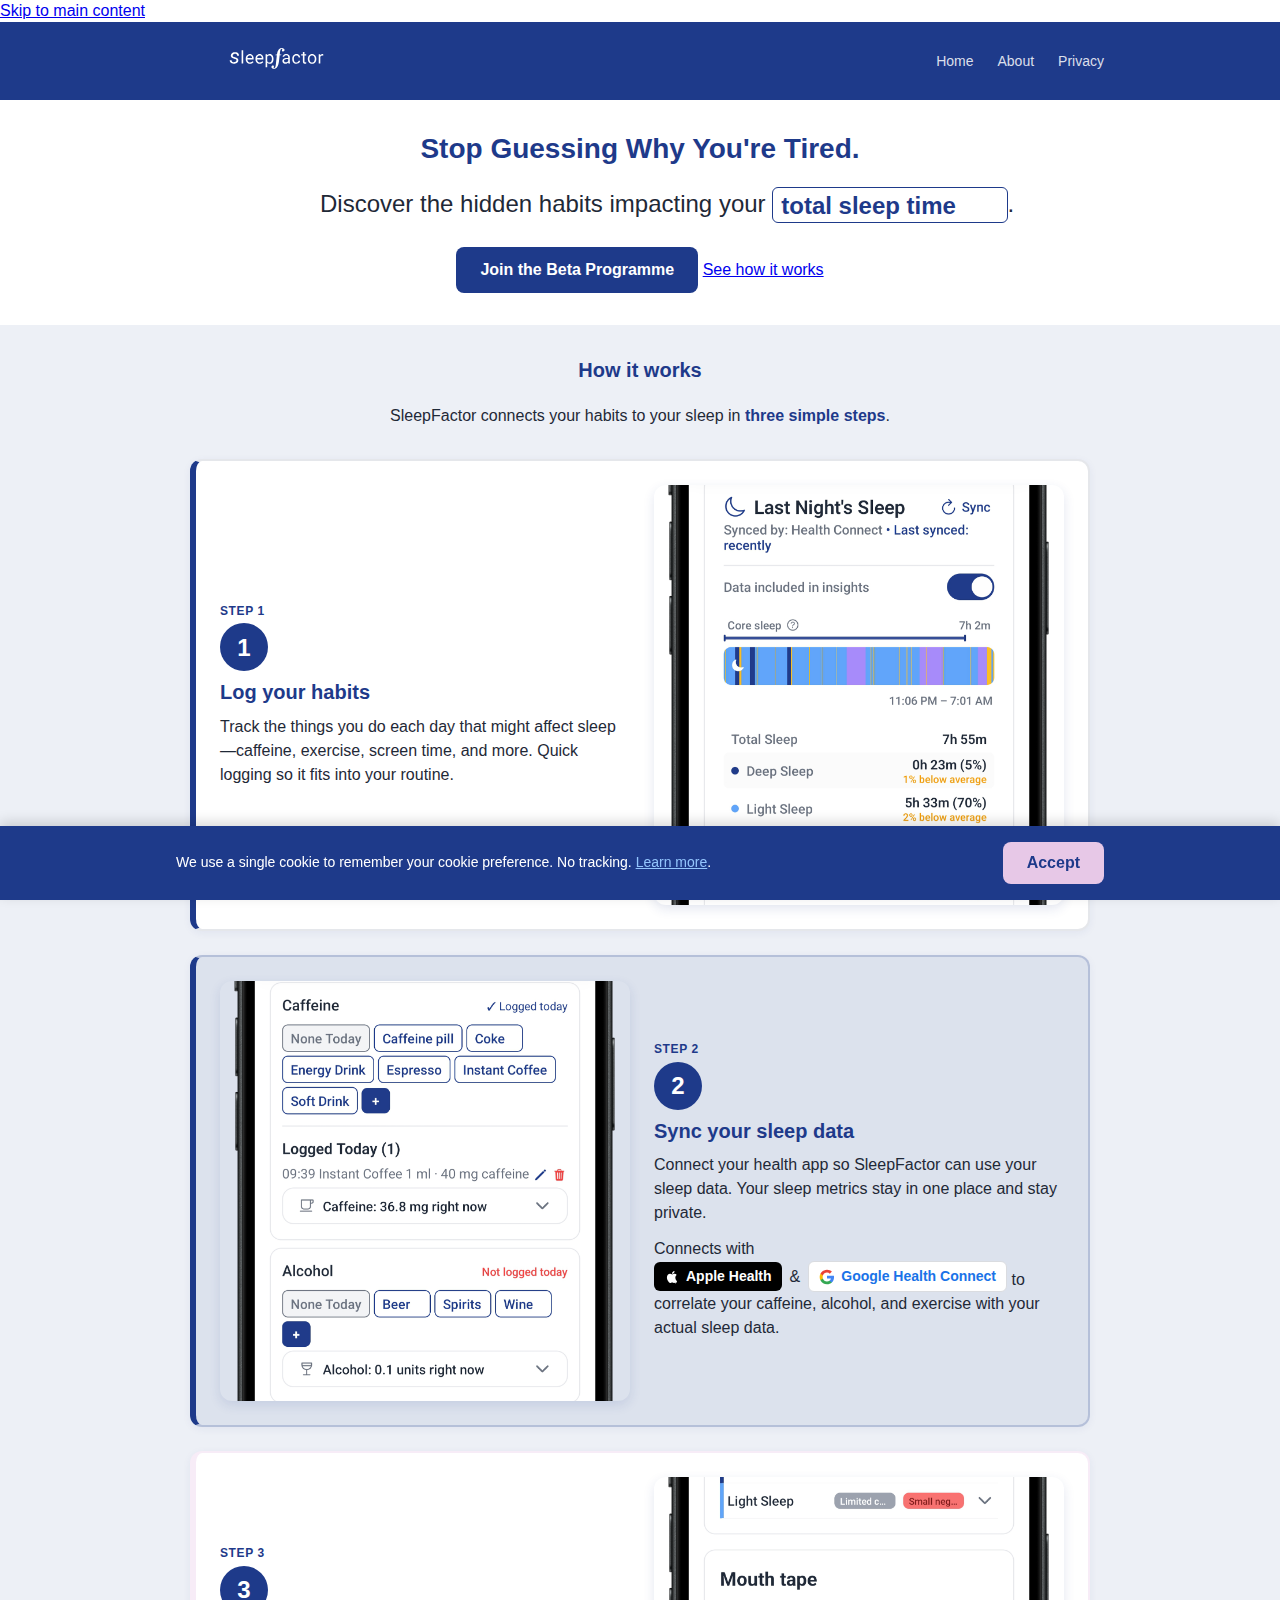
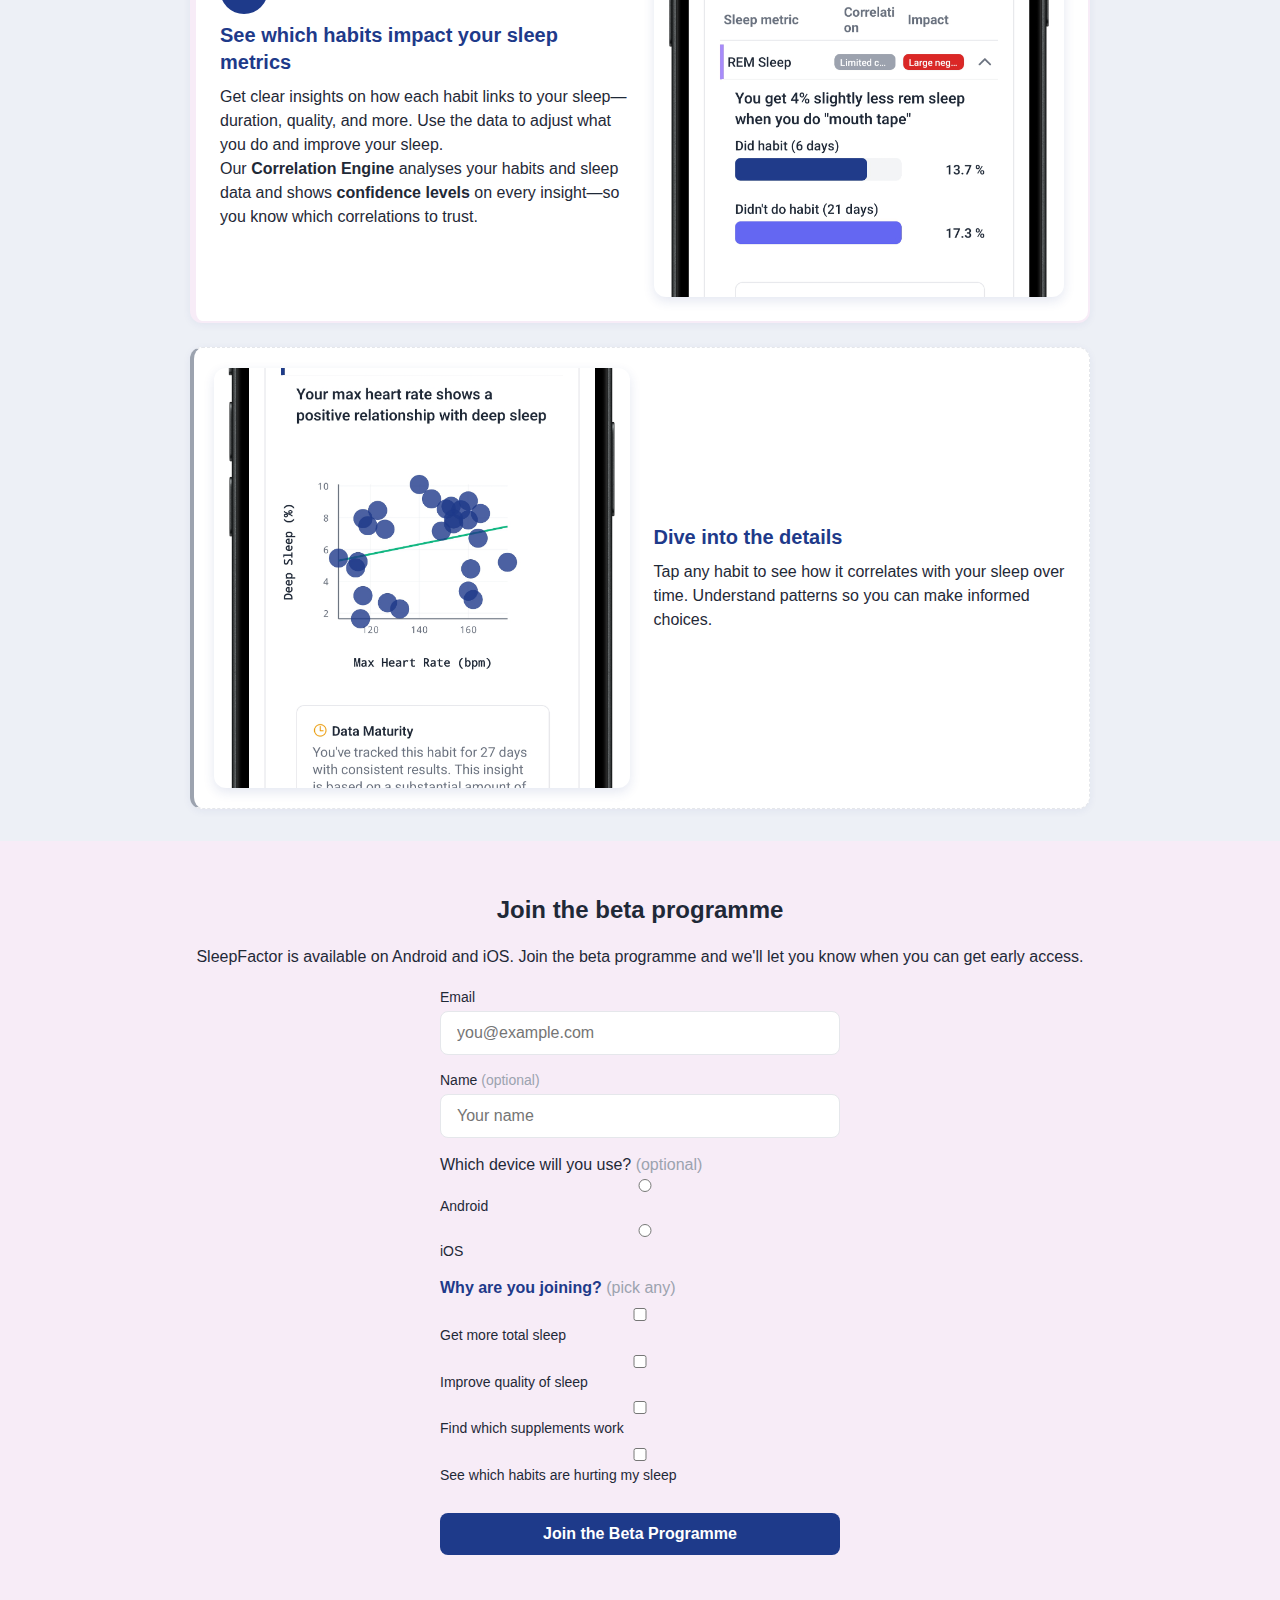
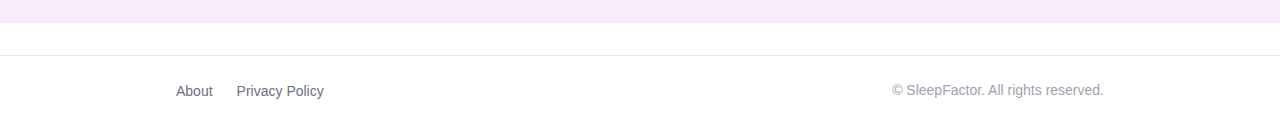
<file: index.html>
<!DOCTYPE html>
<html lang="en">
<head>
  <meta charset="UTF-8">
  <meta name="viewport" content="width=device-width, initial-scale=1">
  <title>SleepFactor – See how your habits affect your sleep</title>
  <meta name="description" content="Log habits, sync sleep data, and see which habits impact your sleep metrics. SleepFactor helps you understand what helps or hurts your sleep.">
  <link rel="icon" href="favicon.svg" type="image/svg+xml">
  <link rel="stylesheet" href="css/style.css">
</head>
<body>
  <a href="#main-content" class="skip-link">Skip to main content</a>
  <header class="site-header">
    <div class="container">
      <a href="index.html" class="logo-link" aria-label="SleepFactor home">
        <img src="logo.svg" alt="" width="200" height="40" fetchpriority="high">
      </a>
      <nav aria-label="Main">
        <ul class="nav-links">
          <li><a href="index.html">Home</a></li>
          <li><a href="about.html">About</a></li>
          <li><a href="privacy.html">Privacy</a></li>
        </ul>
      </nav>
    </div>
  </header>

  <main id="main-content">
    <section class="hero">
      <div class="container">
        <h1 class="hero-headline">Stop Guessing Why You're Tired.</h1>
        <p class="hero-subhead"><span class="hero-subhead-line">Discover the hidden habits impacting your <span class="hero-rotating-wrap" aria-hidden="true"><span class="hero-rotating-list"><span class="hero-rotating-item">total sleep time</span><span class="hero-rotating-item">deep sleep</span><span class="hero-rotating-item">midnight wake-ups</span><span class="hero-rotating-item">sleep quality</span><span class="hero-rotating-item">time to fall asleep</span><span class="hero-rotating-item">REM sleep</span><span class="hero-rotating-item">total sleep time</span><span class="hero-rotating-item">deep sleep</span><span class="hero-rotating-item">midnight wake-ups</span><span class="hero-rotating-item">sleep quality</span><span class="hero-rotating-item">time to fall asleep</span><span class="hero-rotating-item">REM sleep</span></span></span>.</span></p>
        <div class="hero-cta-group">
          <a href="#beta-programme" class="btn btn-primary btn-hero-cta">Join the Beta Programme</a>
          <a href="#how-it-works" class="hero-link-how">See how it works</a>
        </div>
      </div>
    </section>
    <section class="section section--how-it-works" aria-labelledby="how-it-works">
      <div class="container">
        <h2 id="how-it-works" class="section-title">How it works</h2>
        <p class="section-intro">SleepFactor connects your habits to your sleep in <strong>three simple steps</strong>.</p>

        <div class="story-steps">
          <div class="step step--1">
            <div class="step-content">
              <span class="step-label">Step 1</span>
              <span class="step-number" aria-hidden="true">1</span>
              <h3>Log your habits</h3>
              <p>Track the things you do each day that might affect sleep—caffeine, exercise, screen time, and more. Quick logging so it fits into your routine.</p>
            </div>
            <div class="step-image">
              <img src="Assets/Framed Screenshots/Screenshot_20260302_101458_SleepFactor-portrait.png" alt="SleepFactor app: habit logging screen in phone mockup" width="400" height="auto" loading="lazy">
            </div>
          </div>

          <div class="step step--2">
            <div class="step-content">
              <span class="step-label">Step 2</span>
              <span class="step-number" aria-hidden="true">2</span>
              <h3>Sync your sleep data</h3>
              <p>Connect your health app so SleepFactor can use your sleep data. Your sleep metrics stay in one place and stay private.</p>
              <p class="step-integration">Connects with <span class="integration-badges"><span class="integration-badge integration-badge--apple"><svg class="integration-icon" width="16" height="16" viewBox="0 0 24 24" fill="currentColor" aria-hidden="true"><path d="M17.05 20.28c-.98.95-2.05.8-3.08.35-1.09-.46-2.09-.48-3.24 0-1.44.62-2.2.44-3.06-.35C2.79 15.25 3.51 7.59 9.05 7.31c1.35.07 2.29.74 3.08.8 1.18-.24 2.31-.93 3.57-.84 1.51.12 2.65.72 3.4 1.8-3.12 1.87-2.38 6.98.48 9.13-.57 1.5-1.31 2.99-2.54 4.09l.01-.01zM12.03 7.25c-.15-2.23 1.66-4.07 3.74-4.25.29 2.58-2.34 4.5-3.74 4.25z"/></svg> Apple Health</span> & <span class="integration-badge integration-badge--google"><svg class="integration-icon" width="16" height="16" viewBox="0 0 24 24" aria-hidden="true"><path fill="#4285F4" d="M22.56 12.25c0-.78-.07-1.53-.2-2.25H12v4.26h5.92c-.26 1.37-1.04 2.53-2.21 3.31v2.77h3.57c2.08-1.92 3.28-4.74 3.28-8.09z"/><path fill="#34A853" d="M12 23c2.97 0 5.46-.98 7.28-2.66l-3.57-2.77c-.98.66-2.23 1.06-3.71 1.06-2.86 0-5.29-1.93-6.16-4.53H2.18v2.84C3.99 20.53 7.7 23 12 23z"/><path fill="#FBBC05" d="M5.84 14.09c-.22-.66-.35-1.36-.35-2.09s.13-1.43.35-2.09V7.07H2.18C1.43 8.55 1 10.22 1 12s.43 3.45 1.18 4.93l2.85-2.22.81-.62z"/><path fill="#EA4335" d="M12 5.38c1.62 0 3.06.56 4.21 1.64l3.15-3.15C17.45 2.09 14.97 1 12 1 7.7 1 3.99 3.47 2.18 7.07l3.66 2.84c.87-2.6 3.3-4.53 6.16-4.53z"/></svg> Google Health Connect</span></span> to correlate your caffeine, alcohol, and exercise with your actual sleep data.</p>
            </div>
            <div class="step-image">
              <img src="Assets/Framed Screenshots/Screenshot_20260302_101512_SleepFactor-portrait.png" alt="SleepFactor app: home screen with sleep data in phone mockup" width="400" height="auto" loading="lazy">
            </div>
          </div>

          <div class="step step--3">
            <div class="step-content">
              <span class="step-label">Step 3</span>
              <span class="step-number" aria-hidden="true">3</span>
              <h3>See which habits impact your sleep metrics</h3>
              <p>Get clear insights on how each habit links to your sleep—duration, quality, and more. Use the data to adjust what you do and improve your sleep.</p>
              <p class="step-science">Our <strong>Correlation Engine</strong> analyses your habits and sleep data and shows <strong>confidence levels</strong> on every insight—so you know which correlations to trust.</p>
            </div>
            <div class="step-image">
              <img src="Assets/Framed Screenshots/Screenshot_20260302_101531_SleepFactor-portrait.png" alt="SleepFactor app: habit insights in phone mockup" width="400" height="auto" loading="lazy">
            </div>
          </div>

          <div class="step step--detail">
            <div class="step-content">
              <h3>Dive into the details</h3>
              <p>Tap any habit to see how it correlates with your sleep over time. Understand patterns so you can make informed choices.</p>
            </div>
            <div class="step-image">
              <img src="Assets/Framed Screenshots/Screenshot_20260302_101543_SleepFactor-portrait.png" alt="SleepFactor app: habit insight detail view in phone mockup" width="400" height="auto" loading="lazy">
            </div>
          </div>
        </div>
      </div>
    </section>

    <section id="beta-programme" class="cta-section" aria-labelledby="beta-heading">
      <div class="container">
        <h2 id="beta-heading" class="visually-hidden">Join the beta programme</h2>
        <p id="beta-description">SleepFactor is available on Android and iOS. Join the beta programme and we'll let you know when you can get early access.</p>
        <form id="waitlist-form" class="waitlist-form" action="#" method="post" aria-labelledby="beta-heading" aria-describedby="beta-description">
          <div class="form-row">
            <label for="waitlist-email">Email</label>
            <input type="email" id="waitlist-email" name="email" required placeholder="you@example.com" autocomplete="email">
          </div>
          <div class="form-row">
            <label for="waitlist-name">Name <span class="optional">(optional)</span></label>
            <input type="text" id="waitlist-name" name="name" placeholder="Your name" autocomplete="name">
          </div>
          <div class="form-row form-row--platform">
            <span class="platform-label">Which device will you use? <span class="optional">(optional)</span></span>
            <div class="platform-options">
              <label class="platform-option"><input type="radio" name="platform" value="android"> Android</label>
              <label class="platform-option"><input type="radio" name="platform" value="ios"> iOS</label>
            </div>
          </div>
          <div class="form-row form-row--reasons">
            <span class="reasons-label">Why are you joining? <span class="optional">(pick any)</span></span>
            <div class="reasons-list">
              <label class="reasons-item"><input type="checkbox" name="reasons" value="more_total_sleep"> Get more total sleep</label>
              <label class="reasons-item"><input type="checkbox" name="reasons" value="improve_quality"> Improve quality of sleep</label>
              <label class="reasons-item"><input type="checkbox" name="reasons" value="find_supplements"> Find which supplements work</label>
              <label class="reasons-item"><input type="checkbox" name="reasons" value="habits_hurting"> See which habits are hurting my sleep</label>
            </div>
          </div>
          <button type="submit" class="btn btn-primary">Join the Beta Programme</button>
          <p id="waitlist-message" class="waitlist-message" aria-live="polite"></p>
        </form>
      </div>
    </section>
  </main>

  <footer class="site-footer">
    <div class="container">
      <ul class="footer-links">
        <li><a href="about.html">About</a></li>
        <li><a href="privacy.html">Privacy Policy</a></li>
      </ul>
      <p class="copyright">© SleepFactor. All rights reserved.</p>
    </div>
  </footer>

  <div id="cookie-banner" class="cookie-banner" role="dialog" aria-label="Cookie consent">
    <div class="container">
      <p>We use a single cookie to remember your cookie preference. No tracking. <a href="privacy.html#cookies" style="color: #93C5FD;">Learn more</a>.</p>
      <button id="cookie-accept" class="btn">Accept</button>
    </div>
  </div>

  <script src="js/supabase-config.js"></script>
  <script src="js/waitlist.js"></script>
  <script src="js/cookies.js"></script>
</body>
</html>
</file>
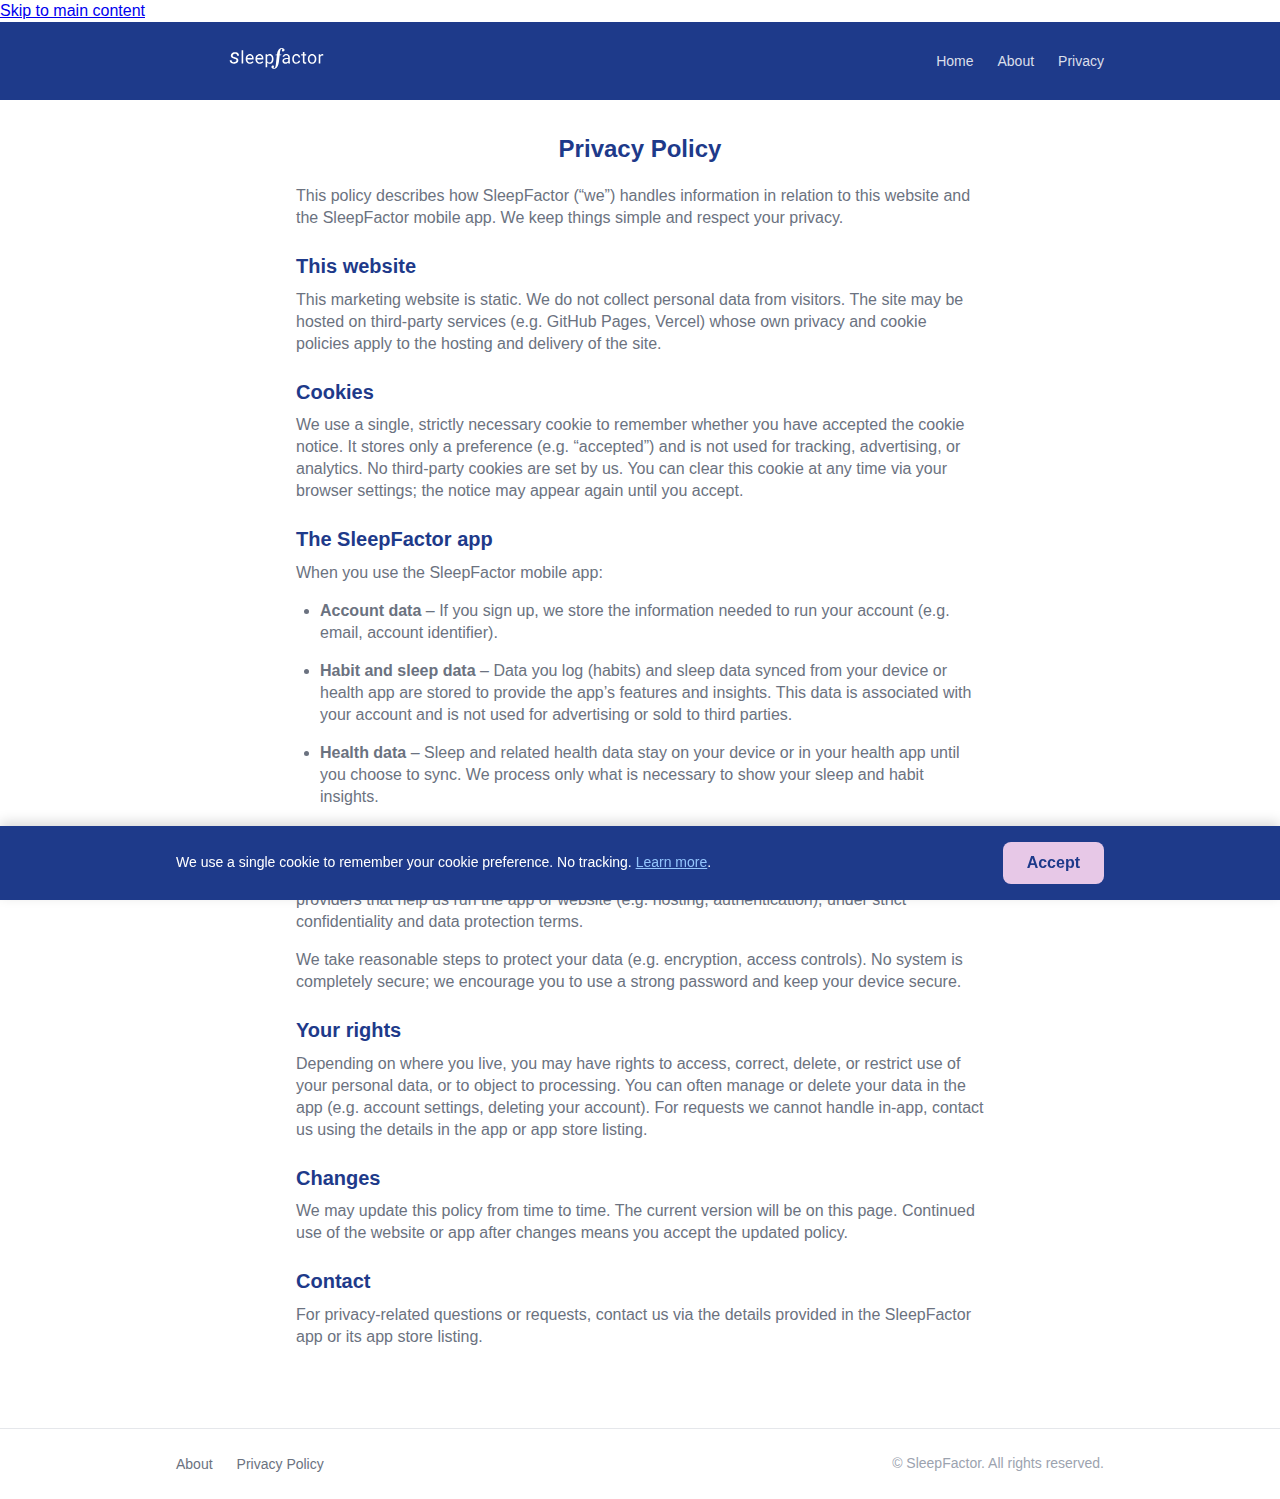
<file: privacy.html>
<!DOCTYPE html>
<html lang="en">
<head>
  <meta charset="UTF-8">
  <meta name="viewport" content="width=device-width, initial-scale=1">
  <title>Privacy Policy – SleepFactor</title>
  <meta name="description" content="SleepFactor privacy policy. How we handle your data on the website and in the app.">
  <link rel="icon" href="favicon.svg" type="image/svg+xml">
  <link rel="stylesheet" href="css/style.css">
</head>
<body>
  <a href="#main-content" class="skip-link">Skip to main content</a>
  <header class="site-header">
    <div class="container">
      <a href="index.html" class="logo-link" aria-label="SleepFactor home">
        <img src="logo.svg" alt="" width="200" height="40" fetchpriority="high">
      </a>
      <nav aria-label="Main">
        <ul class="nav-links">
          <li><a href="index.html">Home</a></li>
          <li><a href="about.html">About</a></li>
          <li><a href="privacy.html">Privacy</a></li>
        </ul>
      </nav>
    </div>
  </header>

  <main id="main-content">
    <div class="page-header">
      <div class="container">
        <h1>Privacy Policy</h1>
      </div>
    </div>

    <div class="content-block container">
      <p>This policy describes how SleepFactor (“we”) handles information in relation to this website and the SleepFactor mobile app. We keep things simple and respect your privacy.</p>

      <h2>This website</h2>
      <p>This marketing website is static. We do not collect personal data from visitors. The site may be hosted on third-party services (e.g. GitHub Pages, Vercel) whose own privacy and cookie policies apply to the hosting and delivery of the site.</p>

      <h2 id="cookies">Cookies</h2>
      <p>We use a single, strictly necessary cookie to remember whether you have accepted the cookie notice. It stores only a preference (e.g. “accepted”) and is not used for tracking, advertising, or analytics. No third-party cookies are set by us. You can clear this cookie at any time via your browser settings; the notice may appear again until you accept.</p>

      <h2>The SleepFactor app</h2>
      <p>When you use the SleepFactor mobile app:</p>
      <ul>
        <li><strong>Account data</strong> – If you sign up, we store the information needed to run your account (e.g. email, account identifier).</li>
        <li><strong>Habit and sleep data</strong> – Data you log (habits) and sleep data synced from your device or health app are stored to provide the app’s features and insights. This data is associated with your account and is not used for advertising or sold to third parties.</li>
        <li><strong>Health data</strong> – Sleep and related health data stay on your device or in your health app until you choose to sync. We process only what is necessary to show your sleep and habit insights.</li>
      </ul>

      <h2>Sharing and security</h2>
      <p>We do not sell your personal data. We may share data only where required by law or with service providers that help us run the app or website (e.g. hosting, authentication), under strict confidentiality and data protection terms.</p>
      <p>We take reasonable steps to protect your data (e.g. encryption, access controls). No system is completely secure; we encourage you to use a strong password and keep your device secure.</p>

      <h2>Your rights</h2>
      <p>Depending on where you live, you may have rights to access, correct, delete, or restrict use of your personal data, or to object to processing. You can often manage or delete your data in the app (e.g. account settings, deleting your account). For requests we cannot handle in-app, contact us using the details in the app or app store listing.</p>

      <h2>Changes</h2>
      <p>We may update this policy from time to time. The current version will be on this page. Continued use of the website or app after changes means you accept the updated policy.</p>

      <h2>Contact</h2>
      <p>For privacy-related questions or requests, contact us via the details provided in the SleepFactor app or its app store listing.</p>
    </div>
  </main>

  <footer class="site-footer">
    <div class="container">
      <ul class="footer-links">
        <li><a href="about.html">About</a></li>
        <li><a href="privacy.html">Privacy Policy</a></li>
      </ul>
      <p class="copyright">© SleepFactor. All rights reserved.</p>
    </div>
  </footer>

  <div id="cookie-banner" class="cookie-banner" role="dialog" aria-label="Cookie consent">
    <div class="container">
      <p>We use a single cookie to remember your cookie preference. No tracking. <a href="privacy.html#cookies" style="color: #93C5FD;">Learn more</a>.</p>
      <button id="cookie-accept" class="btn">Accept</button>
    </div>
  </div>

  <script src="js/cookies.js"></script>
</body>
</html>
</file>
<file: css/style.css>
/* SleepFactor marketing site – 60/30/10: White (60%), Blue (30%), Lavender (10%) */

:root {
  /* 60% – White (dominant background and space) */
  --white: #FFFFFF;
  --white-soft: #FAFAFA;

  /* 30% – Blue (secondary: structure, headers, key UI) */
  --primary: #1E3A8A;
  --primary-light: #2563EB;
  --primary-muted: rgba(30, 58, 138, 0.08);

  /* 10% – Lavender (accent only) */
  --accent: #E7C8E7;
  --accent-soft: rgba(231, 200, 231, 0.35);

  --background: var(--white);
  --text-primary: #1F2937;
  --text-secondary: #6B7280;
  --text-light: #9CA3AF;
  --border: #E5E7EB;
  --success: #10B981;
  --card-bg: var(--white);
  --spacing-xs: 4px;
  --spacing-sm: 8px;
  --spacing-md: 12px;
  --spacing-regular: 16px;
  --spacing-lg: 20px;
  --spacing-xl: 24px;
  --spacing-xxl: 32px;
  --section-spacing: 24px;
  --font-body: 16px;
  --font-small: 14px;
  --font-medium: 20px;
  --font-large: 24px;
  --font-xl: 28px;
  --line-height-body: 1.375;
  --line-height-tight: 1.25;
  --radius: 12px;
  --radius-sm: 8px;
}

* {
  box-sizing: border-box;
}

html {
  scroll-behavior: smooth;
}

body {
  margin: 0;
  font-family: -apple-system, BlinkMacSystemFont, 'Segoe UI', Roboto, Oxygen, Ubuntu, sans-serif;
  font-size: var(--font-body);
  line-height: var(--line-height-body);
  color: var(--text-primary);
  background: var(--background);
}

/* Layout */
.container {
  max-width: 960px;
  margin: 0 auto;
  padding: 0 var(--spacing-regular);
}

/* Header & nav – 30% blue band */
.site-header {
  background: var(--primary);
  border-bottom: none;
  padding: var(--spacing-regular) 0;
  position: sticky;
  top: 0;
  z-index: 100;
}

.site-header .logo-link svg path {
  fill: var(--white);
}

.nav-links a {
  color: rgba(255, 255, 255, 0.85);
}

.nav-links a:hover {
  color: var(--white);
}

.site-header .container {
  display: flex;
  align-items: center;
  justify-content: space-between;
  flex-wrap: wrap;
  gap: var(--spacing-regular);
}

.logo-link {
  display: inline-block;
  text-decoration: none;
  color: inherit;
}

.logo-link svg {
  display: block;
  height: 40px;
  width: auto;
}

.nav-links {
  display: flex;
  align-items: center;
  gap: var(--spacing-xl);
  list-style: none;
  margin: 0;
  padding: 0;
}

.nav-links a {
  text-decoration: none;
  font-size: var(--font-small);
  font-weight: 500;
}

/* Hero */
.hero {
  padding: var(--spacing-xxl) 0;
  text-align: center;
}

.hero-headline {
  font-size: clamp(1.5rem, 4vw, var(--font-xl));
  font-weight: 700;
  margin: 0 0 var(--spacing-lg);
  color: var(--primary);
  line-height: 1.2;
}

.hero-subhead {
  font-size: var(--font-large);
  color: var(--text-primary);
  margin: 0 auto var(--spacing-xl);
  max-width: 640px;
  line-height: 1.5;
}

.hero-subhead-line {
  white-space: nowrap;
}

@media (max-width: 520px) {
  .hero-subhead-line {
    white-space: normal;
  }
}

.hero-rotating-wrap {
  display: inline-block;
  min-width: 14ch;
  text-align: left;
  vertical-align: middle;
  overflow: hidden;
  height: 1.5em;
  padding: 0 8px;
  border: 1px solid var(--primary);
  border-radius: 6px;
  box-sizing: border-box;
}

.hero-rotating-list {
  display: inline-block;
  animation: hero-rotate 30s linear infinite;
}

.hero-rotating-item {
  display: block;
  height: 1.5em;
  line-height: 1.5em;
  padding: 0;
  color: var(--primary);
  font-weight: 700;
  white-space: nowrap;
}

@keyframes hero-rotate {
  0% { transform: translateY(0); }
  100% { transform: translateY(-9em); }
}

.integration-badges {
  display: inline-flex;
  align-items: center;
  gap: var(--spacing-sm);
  flex-wrap: wrap;
  justify-content: center;
}

.integration-badge {
  display: inline-flex;
  align-items: center;
  gap: 6px;
  padding: 4px 10px;
  border-radius: 6px;
  font-weight: 600;
  font-size: var(--font-small);
}

.integration-icon {
  flex-shrink: 0;
}

.integration-badge--apple {
  background: #000;
  color: #fff;
}

.integration-badge--google {
  background: #fff;
  color: #1a73e8;
  border: 1px solid #dadce0;
}

.btn-hero-cta {
  font-size: var(--font-large);
  padding: var(--spacing-regular) var(--spacing-xxl);
  scroll-margin-top: 80px;
}

/* Sections – 60% white; alternating with soft blue tint (30% family) */
.section {
  padding: var(--spacing-xxl) 0;
  background: var(--white);
}

.section:nth-child(even) {
  background: var(--primary-muted);
}

/* How it works: one clear block, steps stand out */
.section--how-it-works {
  background: var(--white-soft);
}

.section-title {
  font-size: var(--font-medium);
  font-weight: 700;
  margin: 0 0 var(--spacing-lg);
  color: var(--primary);
  text-align: center;
}

.section-intro {
  text-align: center;
  color: var(--text-primary);
  max-width: 560px;
  margin: 0 auto var(--spacing-xxl);
  font-size: var(--font-body);
}

.section-intro strong {
  color: var(--primary);
}

/* Story steps – each step is a clear card with strong delineation */
.story-steps {
  display: flex;
  flex-direction: column;
  gap: var(--spacing-xl);
  max-width: 900px;
  margin: 0 auto;
}

.step {
  display: grid;
  grid-template-columns: 1fr;
  gap: var(--spacing-xl);
  align-items: center;
  padding: var(--spacing-xl);
  border-radius: var(--radius);
  background: var(--white);
  border: 2px solid var(--border);
  box-shadow: 0 2px 8px rgba(30, 58, 138, 0.06);
}

/* Step 1: white card, blue left edge */
.step--1 {
  border-left: 6px solid var(--primary);
}

/* Step 2: soft blue background so it reads as “step 2” block */
.step--2 {
  background: var(--primary-muted);
  border-color: rgba(30, 58, 138, 0.2);
  border-left: 6px solid var(--primary);
}

/* Step 3: white with lavender accent */
.step--3 {
  border-left: 6px solid var(--accent);
  border-color: var(--accent-soft);
}

/* Fourth block: secondary, no number – clearly “extra detail” */
.step--detail {
  background: var(--white);
  border: 1px dashed var(--border);
  border-left: 4px solid var(--text-light);
  padding: var(--spacing-lg);
}

.step--detail .step-content {
  border-left: none;
  padding-left: 0;
}

.step--detail h3 {
  font-size: var(--font-body);
  font-weight: 600;
  color: var(--text-secondary);
}

@media (min-width: 640px) {
  .step {
    grid-template-columns: 1fr 1fr;
  }
  .step:nth-child(even) .step-content {
    order: 2;
  }
  .step:nth-child(even) .step-image {
    order: 1;
  }
}

.step-label {
  display: block;
  font-size: var(--font-xs, 12px);
  font-weight: 600;
  text-transform: uppercase;
  letter-spacing: 0.05em;
  color: var(--primary);
  margin-bottom: var(--spacing-xs);
}

.step--detail .step-label {
  display: none;
}

.step-number {
  display: inline-flex;
  align-items: center;
  justify-content: center;
  width: 48px;
  height: 48px;
  border-radius: 50%;
  background: var(--primary);
  color: white;
  font-weight: 700;
  font-size: var(--font-large);
  margin-bottom: var(--spacing-sm);
}

.step h3 {
  font-size: var(--font-medium);
  font-weight: 700;
  margin: 0 0 var(--spacing-sm);
  color: var(--primary);
}

.step p {
  margin: 0;
  color: var(--text-primary);
  font-size: var(--font-body);
  line-height: 1.5;
}

.step-integration {
  margin-top: var(--spacing-md) !important;
  font-size: var(--font-small);
  color: var(--text-secondary);
  line-height: 1.5;
}

.step-integration .integration-badges {
  justify-content: flex-start;
}

.step-science {
  margin-top: var(--spacing-md);
}

.step-content {
  padding-left: 0;
}

.step-image {
  border-radius: var(--radius);
  overflow: hidden;
  box-shadow: 0 4px 12px rgba(30, 58, 138, 0.12);
}

.step-image img {
  width: 100%;
  height: auto;
  display: block;
  max-height: 420px;
  object-fit: cover;
}

/* CTA – 10% lavender band */
.cta-section {
  text-align: center;
  padding: var(--spacing-xxl) 0;
  background: var(--accent-soft);
}

.cta-section p {
  color: var(--text-primary);
  margin: 0 0 var(--spacing-lg);
}

.cta-section-science {
  font-size: var(--font-small);
  color: var(--text-secondary);
  max-width: 520px;
  margin-left: auto;
  margin-right: auto;
  margin-bottom: var(--spacing-regular);
}

.form-row--reasons {
  margin-bottom: var(--spacing-regular);
}

.reasons-label {
  display: block;
  font-size: var(--font-body);
  font-weight: 700;
  color: var(--primary);
  margin-bottom: var(--spacing-sm);
}

.reasons-list {
  display: flex;
  flex-direction: column;
  flex-wrap: nowrap;
  gap: var(--spacing-xs);
}

.reasons-item {
  display: inline-flex;
  align-items: center;
  gap: var(--spacing-sm);
  font-size: var(--font-small);
  color: var(--text-primary);
  cursor: pointer;
}

.reasons-item input {
  width: auto;
  margin: 0;
}

/* Waitlist form */
.waitlist-form {
  max-width: 400px;
  margin: 0 auto var(--spacing-lg);
  text-align: left;
}

.waitlist-form .form-row {
  margin-bottom: var(--spacing-regular);
}

.waitlist-form label {
  display: block;
  font-size: var(--font-small);
  font-weight: 500;
  color: var(--text-primary);
  margin-bottom: var(--spacing-xs);
}

.waitlist-form .optional {
  font-weight: 400;
  color: var(--text-light);
}

.waitlist-form input {
  width: 100%;
  padding: var(--spacing-md) var(--spacing-regular);
  font-size: var(--font-body);
  border: 1px solid var(--border);
  border-radius: var(--radius-sm);
  background: var(--white);
  color: var(--text-primary);
}

.waitlist-form input:focus {
  outline: none;
  border-color: var(--primary);
  box-shadow: 0 0 0 2px var(--primary-muted);
}

.waitlist-form button[type="submit"] {
  width: 100%;
  margin-top: var(--spacing-sm);
}

.waitlist-form button[type="submit"]:disabled {
  opacity: 0.7;
  cursor: not-allowed;
}

.waitlist-message {
  font-size: var(--font-small);
  margin-top: var(--spacing-regular);
  padding: var(--spacing-sm) var(--spacing-regular);
  border-radius: var(--radius-sm);
}

.waitlist-message--success {
  background: rgba(16, 185, 129, 0.15);
  color: #047857;
}

.waitlist-message--error {
  background: rgba(239, 68, 68, 0.1);
  color: #B91C1C;
}

/* Buttons */
.btn {
  display: inline-block;
  padding: var(--spacing-md) var(--spacing-xl);
  border-radius: var(--radius-sm);
  font-weight: 600;
  font-size: var(--font-body);
  text-decoration: none;
  cursor: pointer;
  border: none;
  transition: opacity 0.2s;
}

.btn:hover {
  opacity: 0.9;
}

.btn-primary {
  background: var(--primary);
  color: white;
}

/* Footer – white, blue links */
.site-footer {
  border-top: 1px solid var(--border);
  padding: var(--spacing-xl) 0;
  margin-top: var(--spacing-xxl);
  background: var(--white);
}

.site-footer .container {
  display: flex;
  flex-wrap: wrap;
  justify-content: space-between;
  align-items: center;
  gap: var(--spacing-regular);
}

.footer-links {
  display: flex;
  gap: var(--spacing-xl);
  list-style: none;
  margin: 0;
  padding: 0;
}

.footer-links a {
  color: var(--text-secondary);
  text-decoration: none;
  font-size: var(--font-small);
}

.footer-links a:hover {
  color: var(--primary);
}

.copyright {
  font-size: var(--font-small);
  color: var(--text-light);
  margin: 0;
}

/* Page title (inner pages) */
.page-header {
  padding: var(--spacing-xxl) 0 var(--spacing-lg);
  text-align: center;
}

.page-header h1 {
  font-size: var(--font-large);
  font-weight: 700;
  margin: 0;
  color: var(--primary);
}

/* Content (about, privacy) */
.content-block {
  max-width: 720px;
  margin: 0 auto;
  padding-bottom: var(--spacing-xxl);
}

.content-block h2 {
  font-size: var(--font-medium);
  font-weight: 700;
  margin: var(--spacing-xl) 0 var(--spacing-sm);
  color: var(--primary);
}

.content-block h2:first-child {
  margin-top: 0;
}

.content-block p,
.content-block li {
  color: var(--text-secondary);
  margin: 0 0 var(--spacing-regular);
}

.content-block ul {
  padding-left: var(--spacing-xl);
  margin: 0 0 var(--spacing-regular);
}

.content-block a {
  color: var(--primary);
  text-decoration: none;
}

.content-block a:hover {
  text-decoration: underline;
}

/* Cookie banner – 30% blue with 10% lavender button */
.cookie-banner {
  position: fixed;
  bottom: 0;
  left: 0;
  right: 0;
  background: var(--primary);
  color: white;
  padding: var(--spacing-regular) var(--spacing-regular) calc(var(--spacing-regular) + env(safe-area-inset-bottom));
  z-index: 1000;
  display: none;
  box-shadow: 0 -4px 12px rgba(0,0,0,0.15);
}

.cookie-banner.visible {
  display: block;
}

.cookie-banner .container {
  display: flex;
  flex-wrap: wrap;
  align-items: center;
  justify-content: space-between;
  gap: var(--spacing-regular);
}

.cookie-banner p {
  margin: 0;
  font-size: var(--font-small);
  flex: 1;
  min-width: 200px;
}

.cookie-banner .btn {
  flex-shrink: 0;
  background: var(--accent);
  color: var(--primary);
}

.cookie-banner .btn:hover {
  background: var(--white);
  color: var(--primary);
}
</file>
